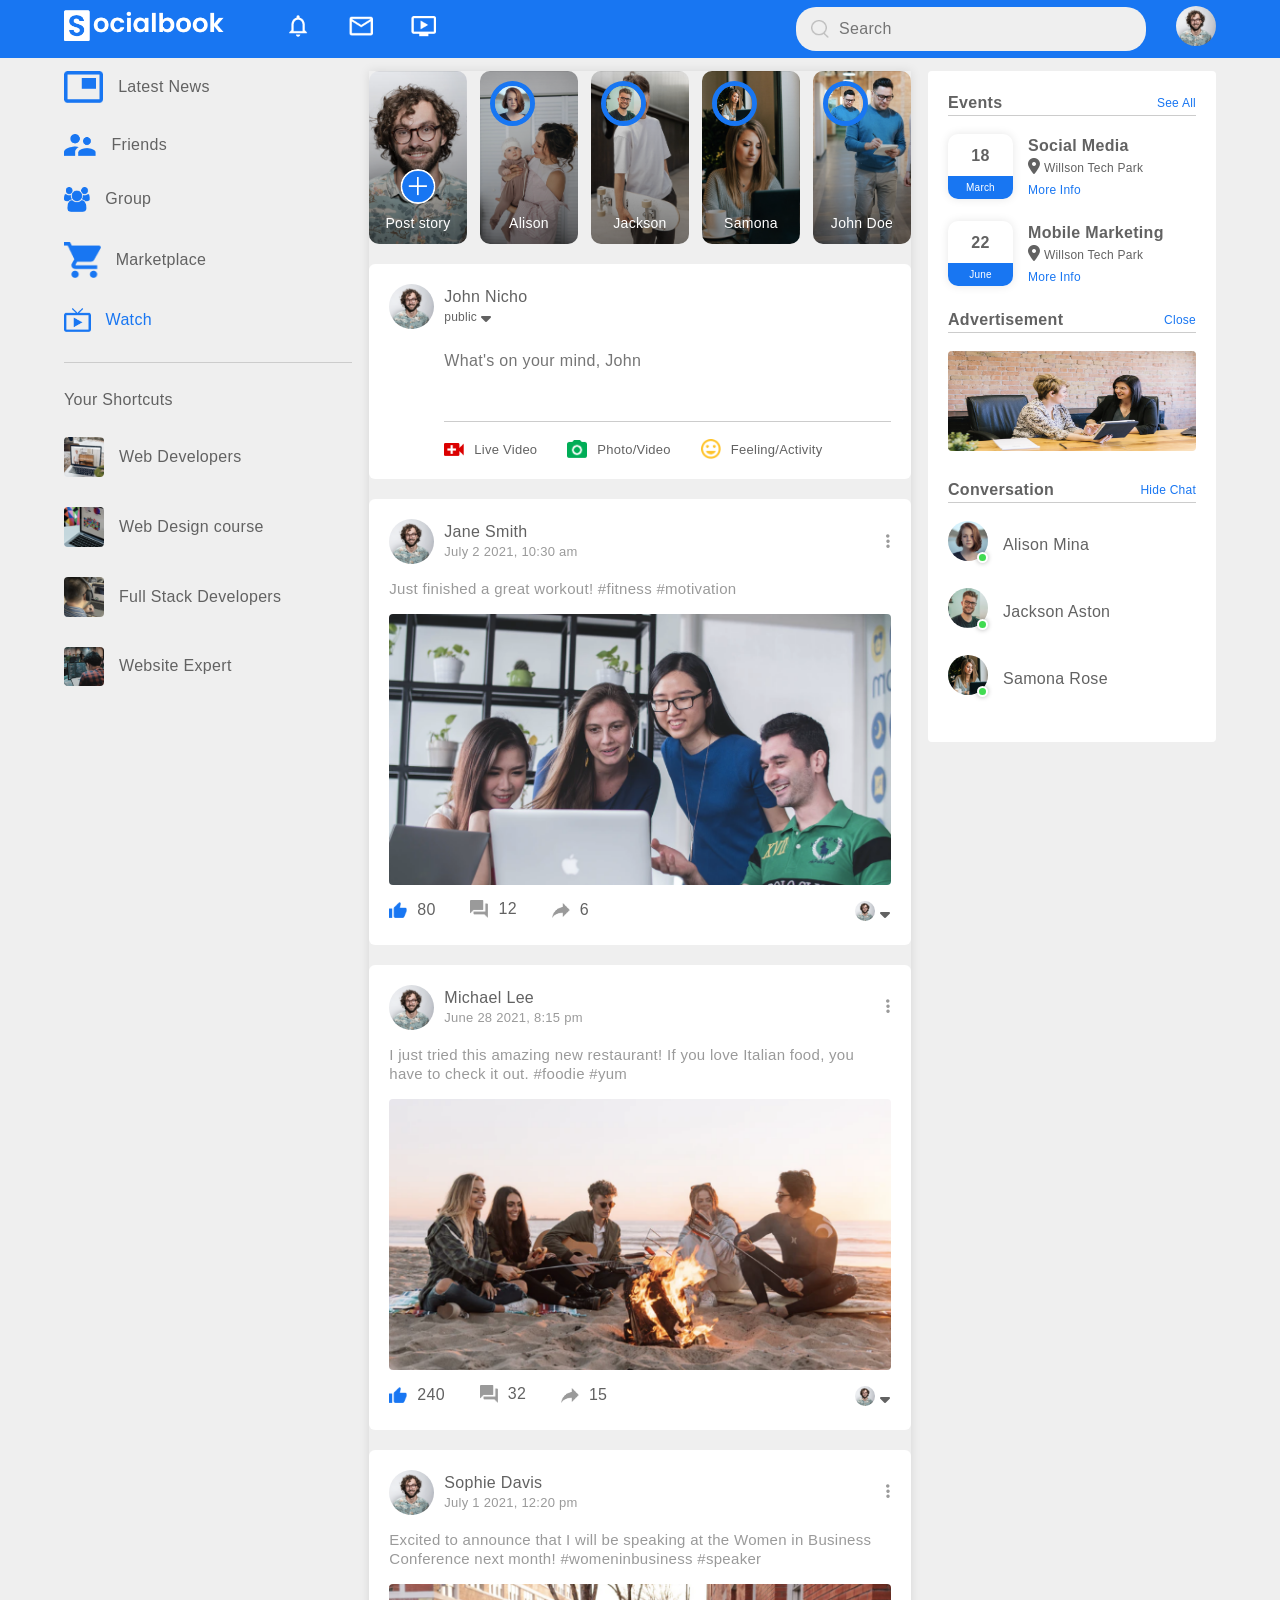
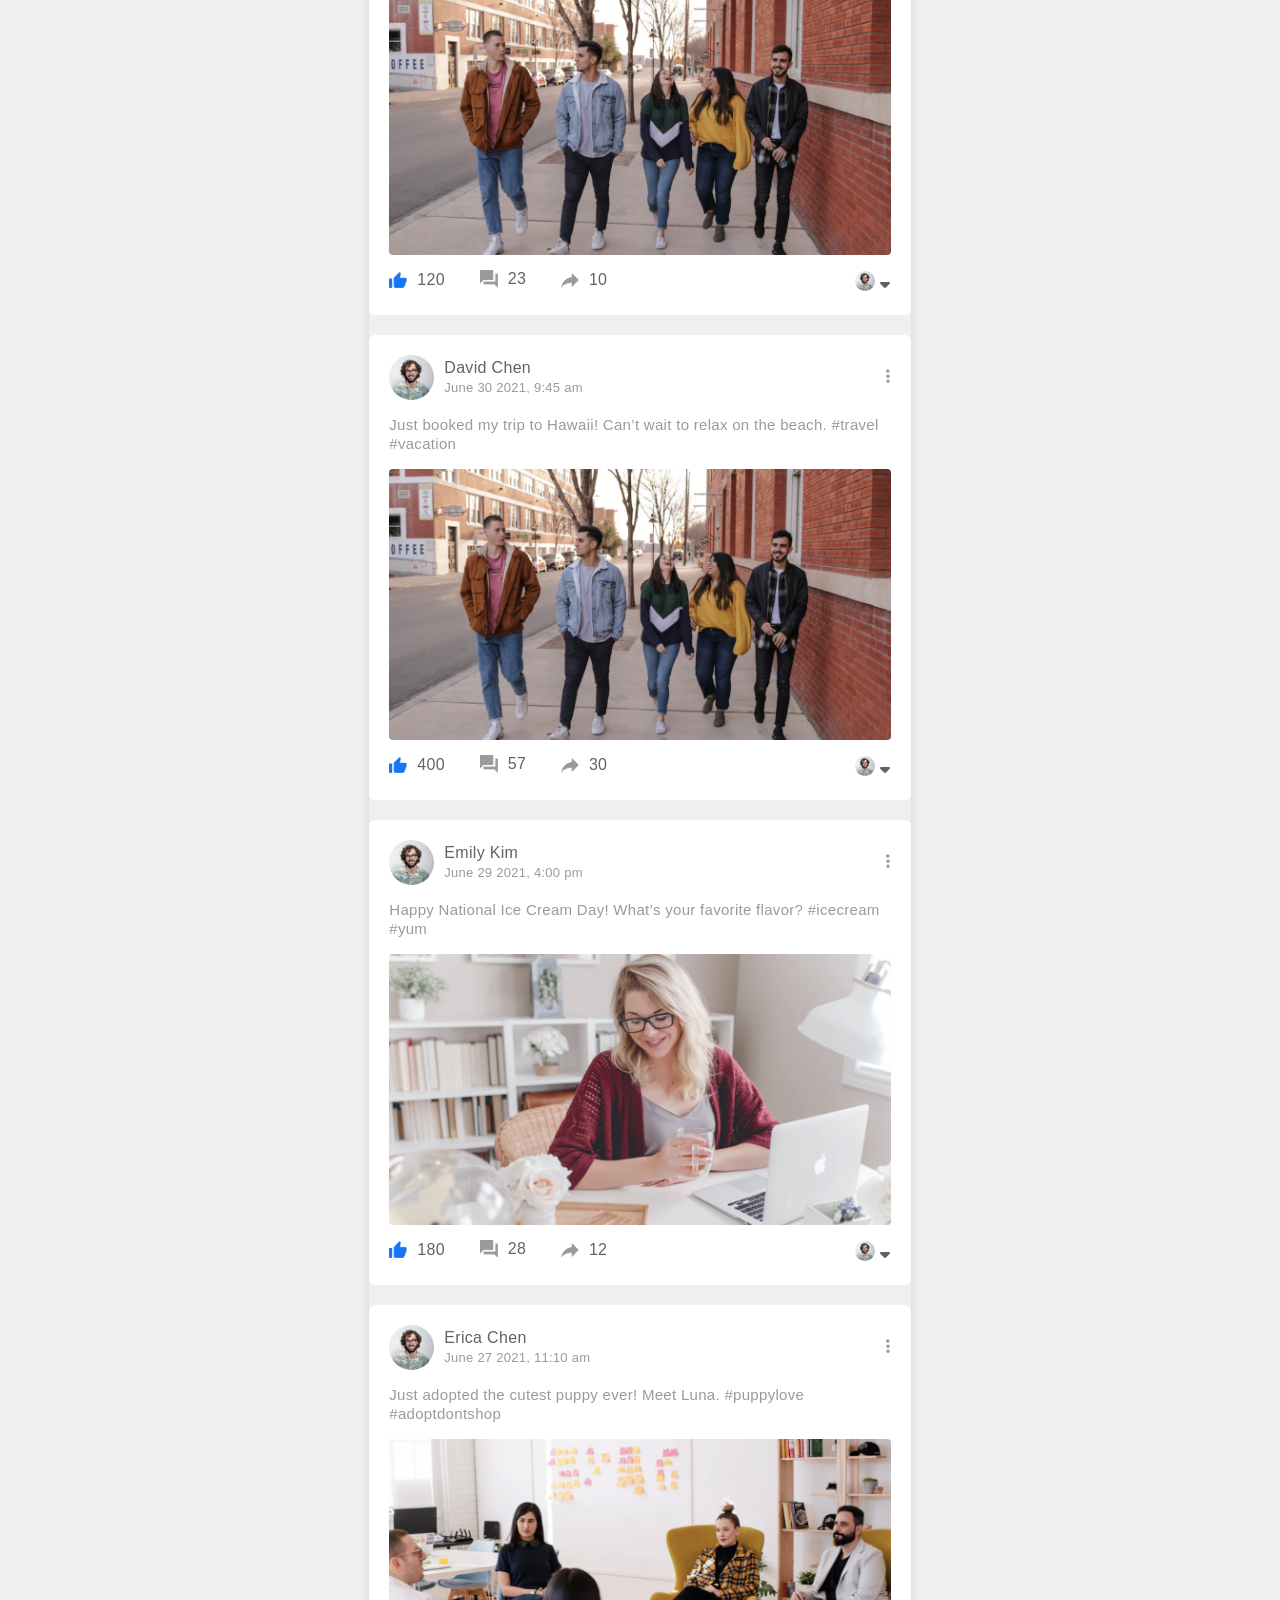
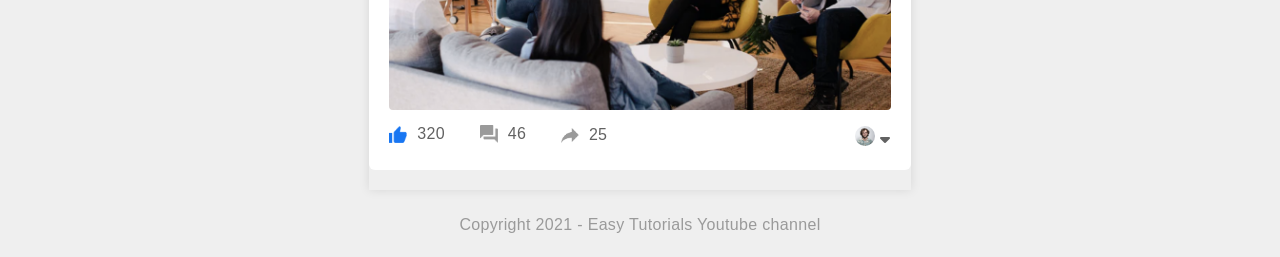
<file: index.html>
<!DOCTYPE html>
<html lang="en">
<head>
    <meta charset="UTF-8">
    <meta http-equiv="X-UA-Compatible" content="IE=edge">
    <meta name="viewport" content="width=device-width, initial-scale=1.0">
    <title>SocialBook - Easy Tutorials</title>
    <link rel="stylesheet" href="style.css">
    <link rel="stylesheet" href="https://cdnjs.cloudflare.com/ajax/libs/font-awesome/6.4.0/css/all.min.css" integrity="sha512-iecdLmaskl7CVkqkXNQ/ZH/XLlvWZOJyj7Yy7tcenmpD1ypASozpmT/E0iPtmFIB46ZmdtAc9eNBvH0H/ZpiBw==" crossorigin="anonymous" referrerpolicy="no-referrer" />
</head>
<body>
    <nav>
        <div class="nav-left">
            <a href="index.html">
                <img src="images/logo.png" class="logo">
            </a>
            <ul>
                <li><img src="images/notification.png"></li>
                <li><img src="images/inbox.png"></li>
                <li><img src="images/video.png"></li>
            </ul>
        </div>
        <div class="nav-right">
            <div class="search-box">
                <img src="images/search.png" >
                <input type="text" placeholder="Search">
            </div>
            <div class="nav-user-icon" onclick="settingsMenuToggle()">
                <img src="images/profile-pic.png" >
            </div>
        </div>
<!-- --------------- settings menu -------------------------  -->
        <div class="settings-menu">
            <div id="dark-btn">
                <span></span>
            </div>
            <div class="settings-menu-inner">
                <div class="user-profile">
                    <img src="images/profile-pic.png">
                    <div>
                        <p>John Nicholsan</p>
                        <a href="profile.html">See your profile</a>
                    </div>
                </div>
                <hr>
                <div class="user-profile">
                    <img src="images/feedback.png">
                    <div>
                        <p>Give Feedback</p>
                        <a href="#">Help us to improve new design</a>
                    </div>
                </div>
                <hr>

                <div class="setting-links">
                    <img src="images/setting.png" class="settings-icon"> 
                    <a href="#">Settings & Privacy <img src="images/arrow.png" width="10px"></a>
                </div>
                
                <div class="setting-links">
                    <img src="images/help.png" class="settings-icon"> 
                    <a href="#">Help and support <img src="images/arrow.png" width="10px"></a>
                </div>
                <div class="setting-links">
                    <img src="images/display.png" class="settings-icon"> 
                    <a href="#">Display and Accessibility <img src="images/arrow.png" width="10px"></a>
                </div>
                <div class="setting-links">
                    <img src="images/logout.png" class="settings-icon"> 
                    <a href="#">Logout <img src="images/arrow.png" width="10px"></a>
                </div>
            </div>
        </div>
    </nav>

    <div class="container">
        <!-- -------------- left-sidebar --------------- -->
        <div class="left-sidebar">
            <div class="imp-links" id="imp-links">
              <!-- generated links will be added here -->
            </div>
            <div class="shortcut-links">
              <p>Your Shortcuts</p>
              <a href="#"><img src="images/shortcut-1.png">Web Developers</a>
              <a href="#"><img src="images/shortcut-2.png">Web Design course</a>
              <a href="#"><img src="images/shortcut-3.png">Full Stack Developers</a>
              <a href="#"><img src="images/shortcut-4.png">Website Expert</a>
            </div>
          </div>
          
        <!-- <div class="left-sidebar">
            <div class="imp-links">
                <a href="#"><img src="images/news.png">Latest News</a>
                <a href="#"><img src="images/friends.png">friends</a>
                <a href="#"><img src="images/group.png">Group</a>
                <a href="#"><img src="images/marketplace.png">marketplace</a>
                <a href="#"><img src="images/watch.png">Watch</a>
                <a href="#">See More</a>
            </div>
            <div class="shortcut-links">
                <p>Your Shortcuts</p>
                <a href="#"><img src="images/shortcut-1.png">Web Developers</a>
                <a href="#"><img src="images/shortcut-2.png">Web Design course</a>
                <a href="#"><img src="images/shortcut-3.png">Full Stack Developers</a>
                <a href="#"><img src="images/shortcut-4.png">Website Expert</a>
            </div>
        </div> -->

        <!-- -------------- main-content --------------- -->
        <div class="main-content">
            <div id="story-gallery" class="story-gallery">
            </div>
            
            <!-- <div id="story-gallery" class="story-gallery">
                <div class="story story1">
                    <img src="images/upload.png">
                    <p>Post story</p>
                </div>
                <div class="story story2">
                    <img src="images/member-1.png">
                    <p>Alison</p>
                </div>
                <div class="story story3">
                    <img src="images/member-2.png">
                    <p>Jackson</p>
                </div>
                <div class="story story4">
                    <img src="images/member-3.png">
                    <p>Samona</p>
                </div>
                <div class="story story5">
                    <img src="images/member-4.png">
                    <p>John Doe</p>
                </div>
            </div> -->

            <div class="write-post-container">
                <div class="user-profile">
                    <img src="images/profile-pic.png">
                    <div>
                        <p>John Nicho</p>
                        <small>public <i class="fa-solid fa-sort-down"></i></small>
                    </div>
                </div>

                <div class="post-input-container">
                    <textarea rows="3" placeholder="What's on your mind, John"></textarea>
                    <div class="add-post-links">
                        <a href="#"><img src="images/live-video.png">Live Video</a>
                        <a href="#"><img src="images/photo.png">Photo/Video</a>
                        <a href="#"><img src="images/feeling.png">Feeling/Activity</a>
                    </div>
                </div>
            </div>
            <div id="allpost"></div>
            <!-- <div id="allpost">
                <div class="post-container">
                    <div class="post-row">
                        <div class="user-profile">
                            <img src="images/profile-pic.png">
                            <div>
                                <p>John Nicholson</p>
                                <span>June 24 2021, 13:40 pm</span>
                            </div>
                        </div>
                        <a href="#"><i class="fas fa-ellipsis-v"></i></a>
                    </div>
    
                    <p class="post-text">Subscribe <span>@Easy Tutorials</span> YouTube channel to watch more videos on
                        Website development and UI design. 
                        <a href="#">#EasyTtorials</a>
                        <a href="#">#YouTubeChannel</a>
                    </p>
                    <img src="images/feed-image-1.png" class="post-img">
    
                    <div class="post-row">
                        <div class="activity-icons">
                            <div><img src="images/like-blue.png" >120</div>
                            <div><img src="images/comments.png" >45</div>
                            <div><img src="images/share.png" >20</div>
                        </div>
                        <div class="post-profile-icon">
                            <img src="images/profile-pic.png"><i class="fa-solid fa-sort-down"></i>
                        </div>
                    </div>
                </div>
                <div class="post-container">
                    <div class="post-row">
                        <div class="user-profile">
                            <img src="images/profile-pic.png">
                            <div>
                                <p>John Nicholson</p>
                                <span>June 24 2021, 13:40 pm</span>
                            </div>
                        </div>
                        <a href="#"><i class="fas fa-ellipsis-v"></i></a>
                    </div>
    
                    <p class="post-text">Like an sshare this video wwith driends <span>@Easy Tutorials</span> Facebook page on your post like and subscribe and share with friends. 
                        <a href="#">#EasyTtorials</a>
                        <a href="#">#YouTubeChannel</a>
                    </p>
                    <img src="images/feed-image-2.png" class="post-img">
    
                    <div class="post-row">
                        <div class="activity-icons">
                            <div><img src="images/like.png" >120</div>
                            <div><img src="images/comments.png" >45</div>
                            <div><img src="images/share.png" >20</div>
                        </div>
                        <div class="post-profile-icon">
                            <img src="images/profile-pic.png"><i class="fa-solid fa-sort-down"></i>
                        </div>
                    </div>
                </div>
                <div class="post-container">
                    <div class="post-row">
                        <div class="user-profile">
                            <img src="images/profile-pic.png">
                            <div>
                                <p>John Nicholson</p>
                                <span>June 24 2021, 13:40 pm</span>
                            </div>
                        </div>
                        <a href="#"><i class="fas fa-ellipsis-v"></i></a>
                    </div>
    
                    <p class="post-text">Like an sshare this video wwith driends <span>@Easy Tutorials</span> Facebook page on your post like and subscribe and share with friends. 
                        <a href="#">#EasyTtorials</a>
                        <a href="#">#YouTubeChannel</a>
                    </p>
                    <img src="images/feed-image-3.png" class="post-img">
    
                    <div class="post-row">
                        <div class="activity-icons">
                            <div><img src="images/like.png" >120</div>
                            <div><img src="images/comments.png" >45</div>
                            <div><img src="images/share.png" >20</div>
                        </div>
                        <div class="post-profile-icon">
                            <img src="images/profile-pic.png"><i class="fa-solid fa-sort-down"></i>
                        </div>
                    </div>
                </div>
                <div class="post-container">
                    <div class="post-row">
                        <div class="user-profile">
                            <img src="images/profile-pic.png">
                            <div>
                                <p>John Nicholson</p>
                                <span>June 24 2021, 13:40 pm</span>
                            </div>
                        </div>
                        <a href="#"><i class="fas fa-ellipsis-v"></i></a>
                    </div>
    
                    <p class="post-text">Like an sshare this video wwith driends <span>@Easy Tutorials</span> Facebook page on your post like and subscribe and share with friends. 
                        <a href="#">#EasyTtorials</a>
                        <a href="#">#YouTubeChannel</a>
                    </p>
                    <img src="images/feed-image-4.png" class="post-img">
    
                    <div class="post-row">
                        <div class="activity-icons">
                            <div><img src="images/like.png" >120</div>
                            <div><img src="images/comments.png" >45</div>
                            <div><img src="images/share.png" >20</div>
                        </div>
                        <div class="post-profile-icon">
                            <img src="images/profile-pic.png"><i class="fa-solid fa-sort-down"></i>
                        </div>
                    </div>
                </div>
                <div class="post-container">
                    <div class="post-row">
                        <div class="user-profile">
                            <img src="images/profile-pic.png">
                            <div>
                                <p>John Nicholson</p>
                                <span>June 24 2021, 13:40 pm</span>
                            </div>
                        </div>
                        <a href="#"><i class="fas fa-ellipsis-v"></i></a>
                    </div>
    
                    <p class="post-text">Like an sshare this video wwith driends <span>@Easy Tutorials</span> Facebook page on your post like and subscribe and share with friends. 
                        <a href="#">#EasyTtorials</a>
                        <a href="#">#YouTubeChannel</a>
                    </p>
                    <img src="images/feed-image-5.png" class="post-img">
    
                    <div class="post-row">
                        <div class="activity-icons">
                            <div><img src="images/like.png" >120</div>
                            <div><img src="images/comments.png" >45</div>
                            <div><img src="images/share.png" >20</div>
                        </div>
                        <div class="post-profile-icon">
                            <img src="images/profile-pic.png"><i class="fa-solid fa-sort-down"></i>
                        </div>
                    </div>
                </div>
                <button type="button" class="load-more-btn">Load More</button>
            </div> -->
        </div>


        <!-- -------------- right-sidebar --------------- -->
        <div class="right-sidebar">
            <div class="sidebar-title">
                <h4>Events</h4>
                <a href="#">See All</a>
            </div>
        
            <div id="events-container"></div>
        
            <div class="sidebar-title">
                <h4>Advertisement</h4>
                <a href="#">Close</a>
            </div>
            <img class="sidebar-adss" src="images/advertisement.png" />
        
            <div class="sidebar-title">
                <h4>Conversation</h4>
                <a href="#">Hide Chat</a>
            </div>
        
            <div id="online-list-container"></div>
        </div>
        
        <!-- <div class="right-sidebar">

            <div class="sidebar-title">
                <h4>Events</h4>
                <a href="#">See All</a>
            </div>

            <div class="event">
                <div class="left-event">
                    <h3>18</h3>
                    <span>March</span>
                </div>
                <div class="right-event">
                    <h4>Sicial Media</h4>
                    <p><i class="fa-solid fa-location-dot"></i> Willson Tech Park</p>
                    <a href="#">More Info</a>
                </div>
            </div>
            <div class="event">
                <div class="left-event">
                    <h3>22</h3>
                    <span>June</span>
                </div>
                <div class="right-event">
                    <h4>Mobile Marketing</h4>
                    <p><i class="fa-solid fa-location-dot"></i> Willson Tech Park</p>
                    <a href="#">More Info</a>
                </div>
            </div>
            <div class="sidebar-title">
                <h4>Advertisement</h4>
                <a href="#">Close</a>
            </div>
            <img class="sidebar-adss" src="images/advertisement.png" />

            <div class="sidebar-title">
                <h4>Conversation</h4>
                <a href="#">Hide Chat</a>
            </div>

            <div class="online-list">
                <div class="online">
                    <img src="images/member-1.png">
                </div>
                <p>Alison Mina</p>
            </div>
            <div class="online-list">
                <div class="online">
                    <img src="images/member-2.png">
                </div>
                <p>Jackson Aston</p>
            </div>
            <div class="online-list">
                <div class="online">
                    <img src="images/member-3.png">
                </div>
                <p>Samona Rose</p>
            </div>

             
        </div> -->

    </div>

    <div class="footer">
        <p>Copyright 2021 - Easy Tutorials Youtube channel</p>
    </div>
    <script src="script.js"></script>
</body>
</html>
</file>
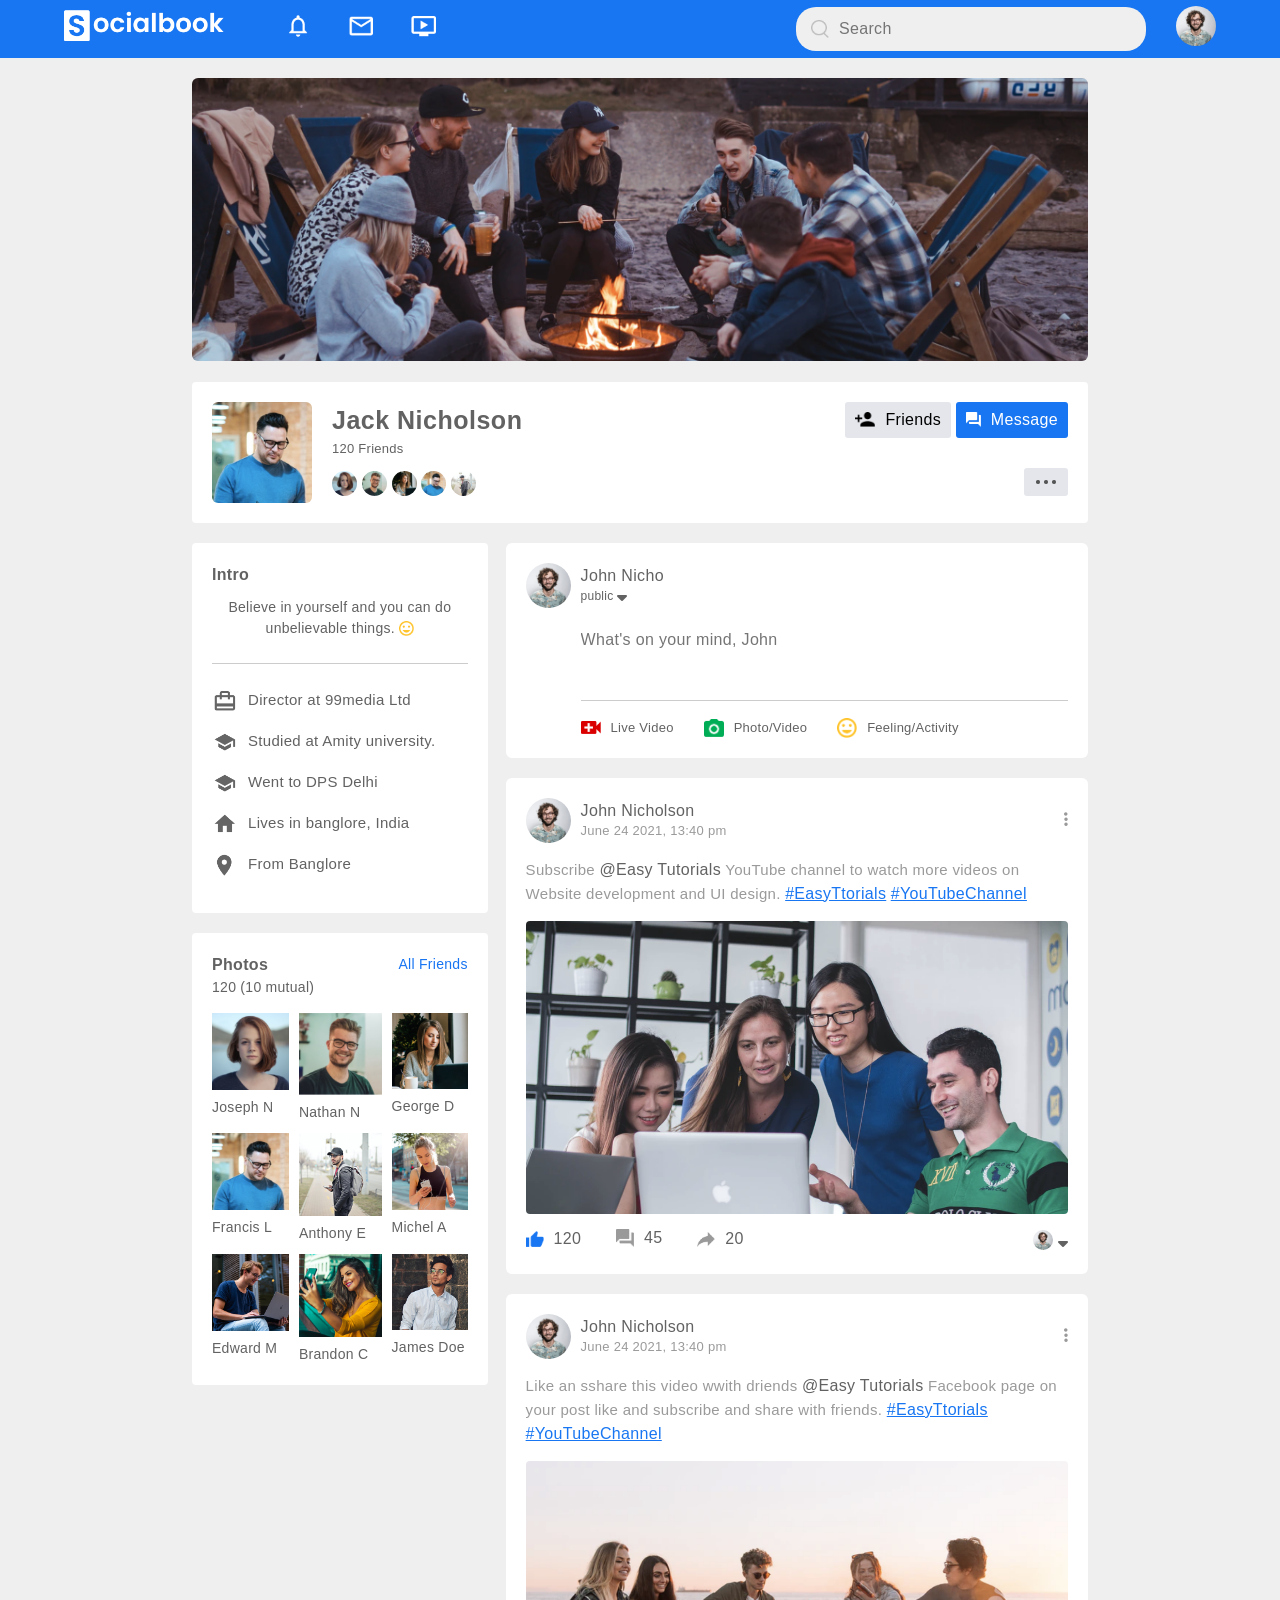
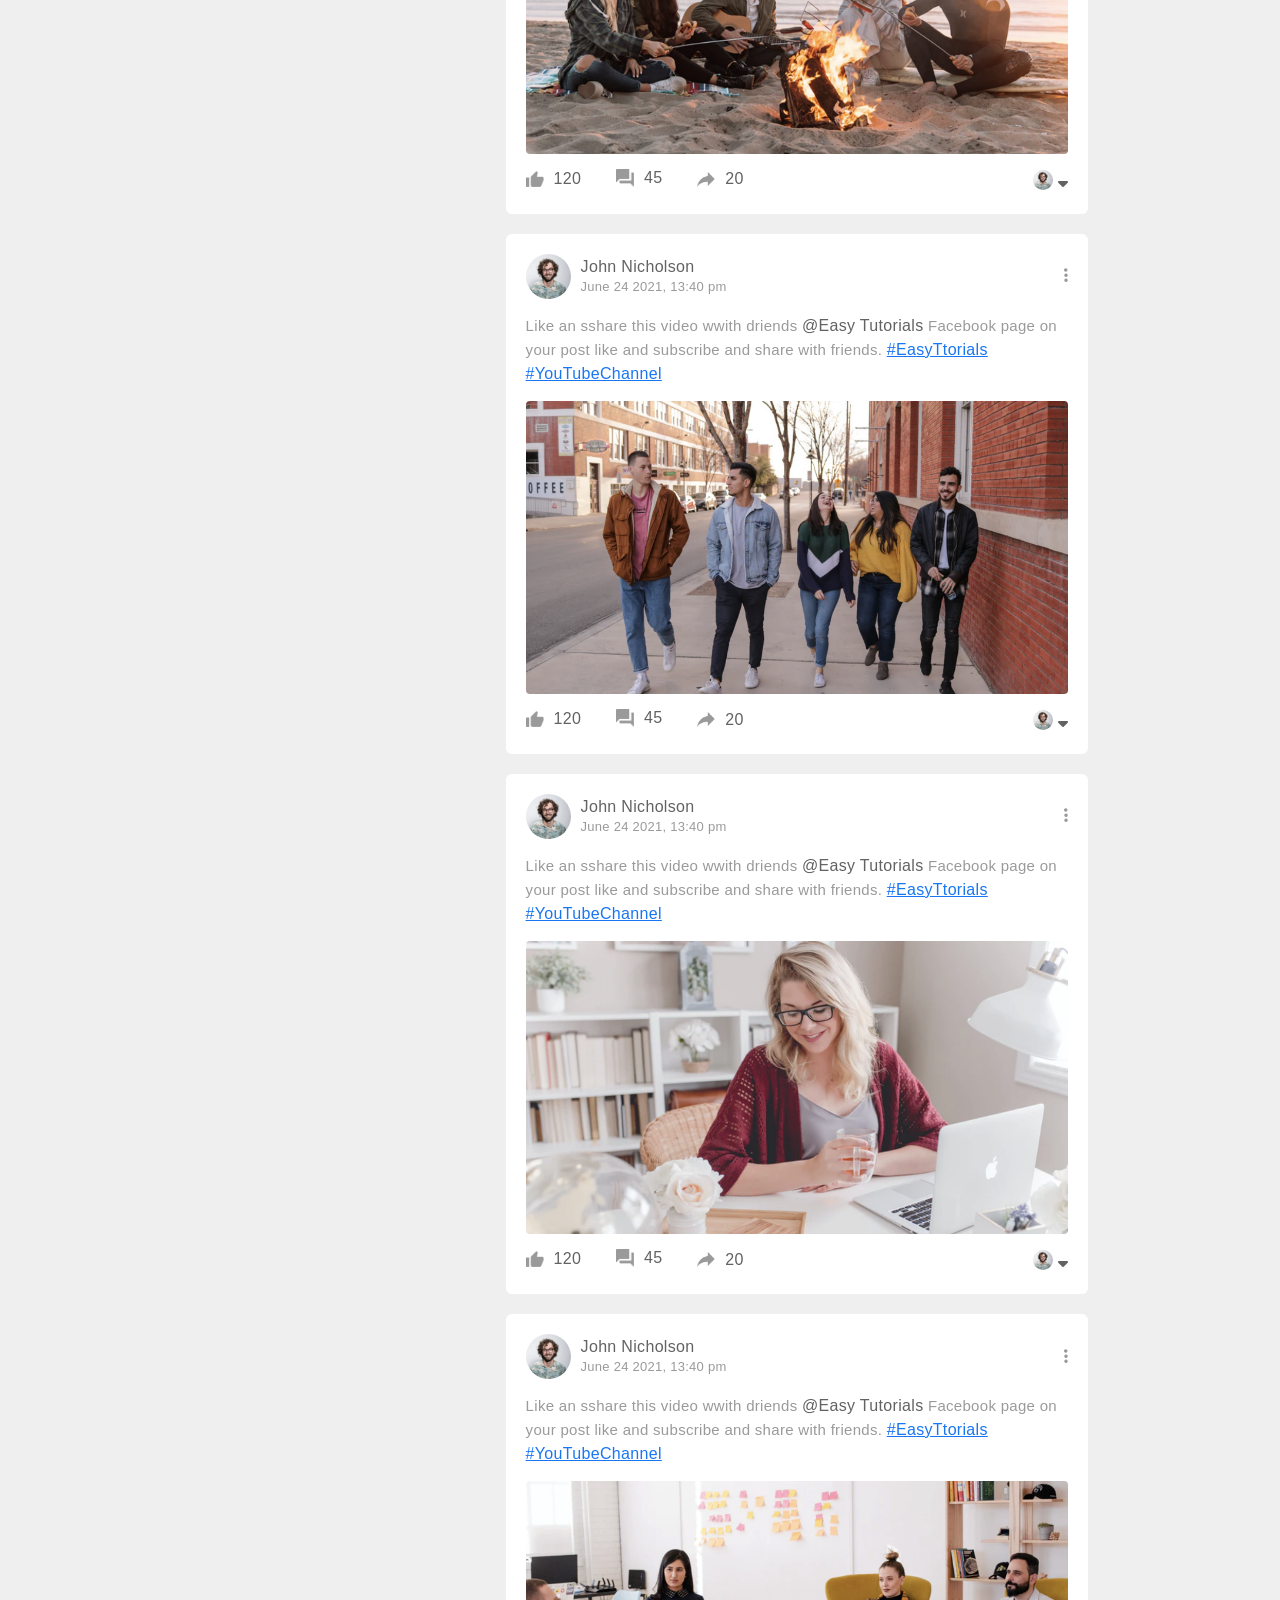
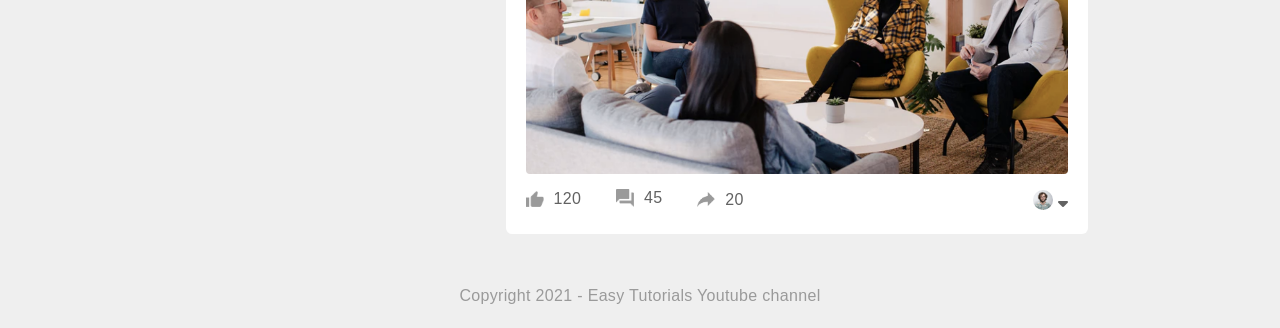
<file: profile.html>
<!DOCTYPE html>
<html lang="en">
<head>
    <meta charset="UTF-8">
    <meta http-equiv="X-UA-Compatible" content="IE=edge">
    <meta name="viewport" content="width=device-width, initial-scale=1.0">
    <title>SocialBook - Easy Tutorials</title>
    <link rel="stylesheet" href="style.css">
    <link rel="stylesheet" href="https://cdnjs.cloudflare.com/ajax/libs/font-awesome/6.4.0/css/all.min.css" integrity="sha512-iecdLmaskl7CVkqkXNQ/ZH/XLlvWZOJyj7Yy7tcenmpD1ypASozpmT/E0iPtmFIB46ZmdtAc9eNBvH0H/ZpiBw==" crossorigin="anonymous" referrerpolicy="no-referrer" />
</head>
<body>
    <nav>
        <div class="nav-left">
            <a href="index.html">
                <img src="images/logo.png" class="logo">
            </a>
            <ul>
                <li><img src="images/notification.png"></li>
                <li><img src="images/inbox.png"></li>
                <li><img src="images/video.png"></li>
            </ul>
        </div>
        <div class="nav-right">
            <div class="search-box">
                <img src="images/search.png" >
                <input type="text" placeholder="Search">
            </div>
            <div class="nav-user-icon" onclick="settingsMenuToggle()">
                <img src="images/profile-pic.png" >
            </div>
        </div>
<!-- --------------- settings menu -------------------------  -->
        <div class="settings-menu">
            <div id="dark-btn">
                <span></span>
            </div>
            <div class="settings-menu-inner">
                <div class="user-profile">
                    <img src="images/profile-pic.png">
                    <div>
                        <p>John Nicholsan</p>
                        <a href="profile.html">See your profile</a>
                    </div>
                </div>
                <hr>
                <div class="user-profile">
                    <img src="images/feedback.png">
                    <div>
                        <p>Give Feedback</p>
                        <a href="#">Help us to improve new design</a>
                    </div>
                </div>
                <hr>

                <div class="setting-links">
                    <img src="images/setting.png" class="settings-icon"> 
                    <a href="#">Settings & Privacy <img src="images/arrow.png" width="10px"></a>
                </div>
                
                <div class="setting-links">
                    <img src="images/help.png" class="settings-icon"> 
                    <a href="#">Help and support <img src="images/arrow.png" width="10px"></a>
                </div>
                <div class="setting-links">
                    <img src="images/display.png" class="settings-icon"> 
                    <a href="#">Display and Accessibility <img src="images/arrow.png" width="10px"></a>
                </div>
                <div class="setting-links">
                    <img src="images/logout.png" class="settings-icon"> 
                    <a href="#">Logout <img src="images/arrow.png" width="10px"></a>
                </div>
            </div>
        </div>
    </nav>

    <!-- ------------ profile page ---------------- -->
    <div class="profile-container">
        <img src="images/cover.png" class="cover-img">
        <div class="profil-details">
            <div class="pd-left">
                <div class="pd-row">
                    <img src="images/profile.png" class="pd-image">
                    <div>
                        <h3>Jack Nicholson</h3>
                        <p>120 Friends</p>
                        <img src="images/member-1.png">
                        <img src="images/member-2.png">
                        <img src="images/member-3.png">
                        <img src="images/member-4.png">
                        <img src="images/member-5.png">
                    </div>
                </div>
            </div>
            <div class="pd-right">
                <button type="button"><img src="images/add-friends.png"> Friends</button>
                <button type="button"><img src="images/message.png"> Message</button>
                <br>
                <a href=""><img src="images/more.png"></a>
            </div>
        </div>


        <div class="profile-info">
            <div class="info-col">
                <div class="profile-intro">
                    <h3>Intro</h3>
                    <p class="intro-text">Believe in yourself and you can do unbelievable things.
                        <img src="images/feeling.png">
                    </p>
                    <hr>
                    <ul>
                        <li><img src="images/profile-job.png"> Director at 99media Ltd</li>
                        <li><img src="images/profile-study.png">  Studied at Amity university.</li>
                        <li><img src="images/profile-study.png">  Went to DPS Delhi</li>
                        <li><img src="images/profile-home.png">  Lives in banglore, India</li>
                        <li><img src="images/profile-location.png">  From Banglore</li>
                    </ul>
                </div>
                <div class="profile-intro">
                    <div class="title-box">
                        <h3>Photos</h3>
                        <a href="All Photos">All Friends</a>
                    </div>
                    <p>120 (10 mutual)</p>

                    <div class="photo-box">
                        <div><img src="images/member-1.png"><p>Joseph N</p></div>
                        <div><img src="images/member-2.png"><p>Nathan N</p></div>
                        <div><img src="images/member-3.png"><p>George D</p></div>
                        <div><img src="images/member-4.png"><p>Francis L</p></div>
                        <div><img src="images/member-5.png"><p>Anthony E</p></div>
                        <div><img src="images/member-6.png"><p>Michel A</p></div>
                        <div><img src="images/member-7.png"><p>Edward M</p></div>
                        <div><img src="images/member-8.png"><p>Brandon C</p></div>
                        <div><img src="images/member-9.png"><p>James Doe</p></div>
                    </div>
                </div>
            </div>
            <div class="post-col">
                <div class="write-post-container">
                    <div class="user-profile">
                        <img src="images/profile-pic.png">
                        <div>
                            <p>John Nicho</p>
                            <small>public <i class="fa-solid fa-sort-down"></i></small>
                        </div>
                    </div>
    
                    <div class="post-input-container">
                        <textarea rows="3" placeholder="What's on your mind, John"></textarea>
                        <div class="add-post-links">
                            <a href="#"><img src="images/live-video.png">Live Video</a>
                            <a href="#"><img src="images/photo.png">Photo/Video</a>
                            <a href="#"><img src="images/feeling.png">Feeling/Activity</a>
                        </div>
                    </div>
                </div>

                <div class="post-container">
                    <div class="post-row">
                        <div class="user-profile">
                            <img src="images/profile-pic.png">
                            <div>
                                <p>John Nicholson</p>
                                <span>June 24 2021, 13:40 pm</span>
                            </div>
                        </div>
                        <a href="#"><i class="fas fa-ellipsis-v"></i></a>
                    </div>
    
                    <p class="post-text">Subscribe <span>@Easy Tutorials</span> YouTube channel to watch more videos on
                        Website development and UI design. 
                        <a href="#">#EasyTtorials</a>
                        <a href="#">#YouTubeChannel</a>
                    </p>
                    <img src="images/feed-image-1.png" class="post-img">
    
                    <div class="post-row">
                        <div class="activity-icons">
                            <div><img src="images/like-blue.png" >120</div>
                            <div><img src="images/comments.png" >45</div>
                            <div><img src="images/share.png" >20</div>
                        </div>
                        <div class="post-profile-icon">
                            <img src="images/profile-pic.png"><i class="fa-solid fa-sort-down"></i>
                        </div>
                    </div>
                </div>
                <div class="post-container">
                    <div class="post-row">
                        <div class="user-profile">
                            <img src="images/profile-pic.png">
                            <div>
                                <p>John Nicholson</p>
                                <span>June 24 2021, 13:40 pm</span>
                            </div>
                        </div>
                        <a href="#"><i class="fas fa-ellipsis-v"></i></a>
                    </div>
    
                    <p class="post-text">Like an sshare this video wwith driends <span>@Easy Tutorials</span> Facebook page on your post like and subscribe and share with friends. 
                        <a href="#">#EasyTtorials</a>
                        <a href="#">#YouTubeChannel</a>
                    </p>
                    <img src="images/feed-image-2.png" class="post-img">
    
                    <div class="post-row">
                        <div class="activity-icons">
                            <div><img src="images/like.png" >120</div>
                            <div><img src="images/comments.png" >45</div>
                            <div><img src="images/share.png" >20</div>
                        </div>
                        <div class="post-profile-icon">
                            <img src="images/profile-pic.png"><i class="fa-solid fa-sort-down"></i>
                        </div>
                    </div>
                </div>
                <div class="post-container">
                    <div class="post-row">
                        <div class="user-profile">
                            <img src="images/profile-pic.png">
                            <div>
                                <p>John Nicholson</p>
                                <span>June 24 2021, 13:40 pm</span>
                            </div>
                        </div>
                        <a href="#"><i class="fas fa-ellipsis-v"></i></a>
                    </div>
    
                    <p class="post-text">Like an sshare this video wwith driends <span>@Easy Tutorials</span> Facebook page on your post like and subscribe and share with friends. 
                        <a href="#">#EasyTtorials</a>
                        <a href="#">#YouTubeChannel</a>
                    </p>
                    <img src="images/feed-image-3.png" class="post-img">
    
                    <div class="post-row">
                        <div class="activity-icons">
                            <div><img src="images/like.png" >120</div>
                            <div><img src="images/comments.png" >45</div>
                            <div><img src="images/share.png" >20</div>
                        </div>
                        <div class="post-profile-icon">
                            <img src="images/profile-pic.png"><i class="fa-solid fa-sort-down"></i>
                        </div>
                    </div>
                </div>
                <div class="post-container">
                    <div class="post-row">
                        <div class="user-profile">
                            <img src="images/profile-pic.png">
                            <div>
                                <p>John Nicholson</p>
                                <span>June 24 2021, 13:40 pm</span>
                            </div>
                        </div>
                        <a href="#"><i class="fas fa-ellipsis-v"></i></a>
                    </div>
    
                    <p class="post-text">Like an sshare this video wwith driends <span>@Easy Tutorials</span> Facebook page on your post like and subscribe and share with friends. 
                        <a href="#">#EasyTtorials</a>
                        <a href="#">#YouTubeChannel</a>
                    </p>
                    <img src="images/feed-image-4.png" class="post-img">
    
                    <div class="post-row">
                        <div class="activity-icons">
                            <div><img src="images/like.png" >120</div>
                            <div><img src="images/comments.png" >45</div>
                            <div><img src="images/share.png" >20</div>
                        </div>
                        <div class="post-profile-icon">
                            <img src="images/profile-pic.png"><i class="fa-solid fa-sort-down"></i>
                        </div>
                    </div>
                </div>
                <div class="post-container">
                    <div class="post-row">
                        <div class="user-profile">
                            <img src="images/profile-pic.png">
                            <div>
                                <p>John Nicholson</p>
                                <span>June 24 2021, 13:40 pm</span>
                            </div>
                        </div>
                        <a href="#"><i class="fas fa-ellipsis-v"></i></a>
                    </div>
    
                    <p class="post-text">Like an sshare this video wwith driends <span>@Easy Tutorials</span> Facebook page on your post like and subscribe and share with friends. 
                        <a href="#">#EasyTtorials</a>
                        <a href="#">#YouTubeChannel</a>
                    </p>
                    <img src="images/feed-image-5.png" class="post-img">
    
                    <div class="post-row">
                        <div class="activity-icons">
                            <div><img src="images/like.png" >120</div>
                            <div><img src="images/comments.png" >45</div>
                            <div><img src="images/share.png" >20</div>
                        </div>
                        <div class="post-profile-icon">
                            <img src="images/profile-pic.png"><i class="fa-solid fa-sort-down"></i>
                        </div>
                    </div>
                </div>
            </div>
        </div>

    </div>




    <div class="footer">
        <p>Copyright 2021 - Easy Tutorials Youtube channel</p>
    </div>
    <script src="script.js"></script>
</body>
</html>
</file>
<file: style.css>
* {
    margin: 0;
    padding: 0;
    font-family: 'Poppins', sans-serif;
    box-sizing: border-box;
    font-size: 16px;
    line-height: 1.5;
    letter-spacing: 0.02em;
}

/* The rest of your code follows */



:root{
    --body-color:#efefef;
    --nav-color:#1876f2;
    --bg-color:#fff;
}

.dark-theme{
    --body-color:#0a0a0a;
    --nav-color:#000;
    --bg-color:#000;
}

body{
    background: var(--body-color);
    transition: background 0.3s;
}

nav{
    display: flex;
    align-items: center;
    justify-content: space-between;
    background: var(--nav-color);
    padding: 5px 5%;
    position: sticky;
    top: 0;
    z-index: 100;
}
.logo{
    width: 160px;
    margin-right: 45px;
} 

.nav-left,.nav-right{
    display: flex;
    align-items: center;

}
.nav-left ul li {
    list-style: none;
    display: inline-block;
}

.nav-left ul li img{
    width: 28px;
    margin: 0 15px;
}
.nav-user-icon img{
    width: 40px;
    border-radius: 50%;
    cursor: pointer;
}

.nav-user-icon{
    margin-left: 30px;
}
.search-box{
    background: #efefef;
    width: 350px; 
    border-radius: 20px;
    display: flex;
    align-items: center;
    padding: 0 15px;
}
.search-box img{
    width: 18px;     
}
.search-box input{
    width: 100%;
    background: transparent;
    padding: 10px;
    outline: none;
    border: 0;
}
.online{
    position: relative;
}

.online::after{
    content: '';
    width: 7px;
    height: 7px;
    border: 2px solid #fff;
    border-radius: 50%;
    background: #41db51;
    position: absolute;
    top: 0;
    right: 0;
}

.container{
    display: flex;
    justify-content: space-between;
    padding: 13px 5%;
}
.left-sidebar{
    /* background: var(--bg-color); */
    flex-basis: 25%;
    position: sticky;
    top: 70px;
    align-self: flex-start;
    /* height: 100vh; */
}
.right-sidebar{
    background: var(--bg-color);
    flex-basis: 25%;
    position: sticky;
    top: 70px;
    align-self: flex-start;
    /* height: 100vh; */
    padding: 20px;
    border-radius: 4px;
    color: #626262;
}
.main-content{
    flex-basis: 47%;
}
.imp-links a,.shortcut-links a{
    text-decoration: none;
    display: flex;
    align-items: center;
    margin-bottom: 30px;
    color:#626262;
    width: fit-content;
}

.imp-links a img{
    width: 25%;
    margin-right: 15px;
}
.imp-links a:last-child{
    color: #1876f2;
}
.imp-links{
    border-bottom: 1px solid #ccc;
}
.shortcut-links a img{
    width: 40px;
    border-radius: 4px;
    margin-right: 15px;
}
.shortcut-links p{
    margin: 25px 0;
    color: #626262;
    font-weight: 500;
}
.sidebar-title{
    display: flex;
    align-items: center;
    justify-content: space-between;
    margin-bottom: 18px;

}
.right-sidebar h4{
    font-weight: 600;
    font-size: 16px;
}
.sidebar-title a{
    text-decoration: none;
    color: #1876f2;
    font-size: 12px;
}
.event{
    display: flex;
    font-size: 14px;
    margin-bottom: 20px;
}
.left-event{
    border-radius: 10px;
    height: 65px;
    width: 65px;
    margin-right: 15px;
    padding-top: 10px;
    text-align: center;
    position: relative;
    overflow: hidden;
    box-shadow: 0 0 10px rgba(0, 0, 0, 0.1);
}

.event p{
    font-size: 12px;
}
.event a{
    font-size: 12px;
    text-decoration: none;
    color: #1876f2;
}
.left-event span{
    position: absolute;
    bottom: 0;
    left: 0;
    width: 100%;
    background: #1876f2;
    color: #fff;
    font-size: 10px;
    padding: 4px 0;

}

.sidebar-adss{
    width: 100%;
    height: 100px;
    margin-bottom: 20px;
    border-radius: 4px;

}
.online-list{
    display: flex;
    align-items: center;
    margin-bottom: 20px;
}
.online-list .online img{
    width: 40px;
    border-radius: 50%; 
}
.online-list .online{
    width: 40px;
    border-radius: 50%;
    margin-right: 15px;
}
.online-list .online::after{
    top: unset;
    bottom: 5px;
}


.story-gallery{
    display: flex;
    justify-content: space-between;
    margin-bottom: 20px;
}
.story{
    flex-basis: 18%;
    padding-top: 32%;
    position: relative;
    background-position: center;
    background-size: cover;
    border-radius: 10px;
}
.story img{
    position: absolute;
    width: 45px;
    border-radius: 50%;
    top: 10px;
    left: 10px;
    border: 5px solid #1876f2;
}
.story p{
    position: absolute;
    bottom: 10px;
    width: 100%;
    text-align: center;
    color:#fff;
    font-size: 14px;
}
.story1{
    background-image: linear-gradient(transparent,rgba(0,0,0,0.5)), url(images/status-1.png);
}
.story2{
    background-image: linear-gradient(transparent,rgba(0,0,0,0.5)), url(images/status-2.png);
}
.story3{
    background-image: linear-gradient(transparent,rgba(0,0,0,0.5)), url(images/status-3.png);
}
.story4{
    background-image: linear-gradient(transparent,rgba(0,0,0,0.5)), url(images/status-4.png);
}
.story5{
    background-image: linear-gradient(transparent,rgba(0,0,0,0.5)), url(images/status-5.png);
}
.story.story1 img{
    top: unset;
    left: 50%;
    bottom: 40px;
    transform: translateX(-50%);
    border: 0;
    width: 35px;
}

.write-post-container{
    width: 100%;
    background: var(--bg-color);
    border-radius: 6px;
    padding: 20px;
    color:#626262;

}
.user-profile{
    display: flex;
    align-items: center;

}
.user-profile img{
    width: 45px;
    border-radius: 50%;
    margin-right: 10px;

}
.user-profile p{
    margin-bottom: -5px;
    font-weight: 500;
    color:#626262;

}

.user-profile small{
    font-size: 12px;
}
.post-input-container{
     padding-left: 55px;
     padding-top: 20px;
}

.post-input-container textarea{
    width: 100%;
    border: 0;
    outline: 0;
    border-bottom: 1px solid #ccc;
    background: transparent;
    resize: none;

}
.add-post-links{
    display: flex;
    margin-top: 10px;

}

.add-post-links a{
    text-decoration: none;
    display: flex;
    align-items: center;
    color: #626262;
    margin-right: 30px;
    font-size: 13px;
}

.add-post-links a img{
    width: 20px;
    margin-right: 10px;
 }

 .post-container{
    width: 100%;
    background: var(--bg-color);
    border-radius: 6px;
    padding: 20px;
    color: #626262;
    margin: 20px 0;
}


.post-container>*{
    line-height: 1.3;
}
 .user-profile span{
    font-size: 13px;
    color: #9a9a9a;
 }
 .post-text{
    color: #9a9a9a;
    margin: 15px 0;
    font-size: 15px;
 }
 .post-text span{
    color: #626262;
    font-weight: 500;
 }
 .post-text a{
    color: #1876f2;
 }

 .post-img{
    width: 100%;
    border-radius: 4px;
    margin-bottom: 5px;
 }
 .post-row{
    display: flex;
    align-items: center;
    justify-content: space-between;
 }
 .activity-icons div img{
    width: 18px;
    margin-right: 10px; 
 }
 .activity-icons div{
    display: inline-flex;
    align-items: center;
    margin-right: 30px;
 }
 .post-profile-icon{
    display: flex;
    align-items: center;
 }
 .post-profile-icon img{
    width: 20px;
    border-radius: 50%;
    margin-right: 5px;
 }
 .post-row a{
    color:#9a9a9a;
 }

 .load-more-btn{
    display: block;
    margin: auto;
    cursor: pointer;
    padding: 5px 10px;
    border: 1px solid #9a9a9a;
    color: #626262;
    background:transparent;
    border-radius: 4px;
 }
 .footer{
    text-align: center;
    color:#9a9a9a;
    padding: 10px 0 20px;
    font-size: 13px;
 }

 .settings-menu{
    position: absolute;
    width: 90%;
    max-width: 350px;
    background: var(--bg-color);
    box-shadow: 0 0 10px rgba(0, 0, 0, 0.4);
    border-radius: 4px;
    overflow: hidden;
    top: 108%;
    right: 5%;
    max-height: 0;
    transition: max-height 0.3s;
 }
 .settings-menu-height{
    max-height: 450px;
 }
 .user-profile a{
    font: 12px;
    color:#1876f2;
    text-decoration: none;
 }

 .settings-menu-inner{
    padding: 20px;
 }
 .settings-menu hr{
    bottom: 0;
    height: 1px;
    background: #9a9a9a;
    margin: 15px 0;
 }

 .setting-links{
    display: flex;
    align-items: center;
    margin: 15px 0;

 }
 .setting-links .settings-icon{
    width: 38px;
    margin-right: 10px;
    border-radius: 50%;

 }
 .setting-links a{
    display: flex;
    flex: 1;
    align-items: center;
    justify-content: space-between;
    text-decoration: none;
    color: #626262;
 }

 #dark-btn{
    position: absolute;
    top: 20px;
    right: 20px;
    background: #ccc;
    width: 45px;
    border-radius: 15px;
    padding: 2px 3px;
    cursor: pointer;
    display: flex;
    transition: padding-left 0.5s, background 0.5s;
 }
 #dark-btn span{
    width: 18px;
    height: 18px;
    background: #fff;
    border-radius: 50%;
    display: inline-block;
 }
 #dark-btn.dark-btn-on{
    padding-left: 23px;
    background: #0a0a0a;

 }

 /* -------- profile page ------------- */

 .profile-container{
    padding: 20px 15%;
    color: #626262;;
 }

 .cover-img{
    width: 100%;
    border-radius: 6px;
    margin-bottom: 14px;
 }

 .profil-details{
    background: var(--bg-color);
    padding: 20px;
    border-radius: 4px;
    display: flex;
    align-items: flex-start;
    justify-content: space-between;
 }
 .pd-row{
    display: flex;
    flex: flex-start;
 }
 .pd-image{
    width: 100px;
    margin-right: 20px;
    border-radius: 6px;
 }
 .pd-row div h3{
    font-size: 25px;
    font-weight: 600;
 }
 .pd-row div p{
    font-size: 13px;
 }
 
 .pd-row div img{
    width: 25px;
    border-radius: 50%;
    margin-top: 12px;
 }
 .pd-right button{
    background: #1876f2;
    border: 0;
    outline: 0;
    padding: 6px 10px;
    display: inline-flex;
    align-items: center;
    color:#fff;
    border-radius: 3px;
    cursor: pointer;
 }
 .pd-right button img{
    height: 15px;
    margin-right: 10px;
 }
 .pd-right button:first-child{
    background: #e4e6eb;
    color: #000;
 }

 .pd-right{
    text-align: right;
 }
 .pd-right a{
    background: #e4e6eb;
    border-radius: 3px;
    padding: 12px;
    display: inline-flex;
    margin-top: 30px;
 }
 .pd-right a img{
    width: 20px;
 }
 .profile-info{
    display: flex;
    align-self: 20px;
    justify-content: space-between;
    margin-top: 20px;

 }
 .info-col{
    flex-basis: 33%;
 }
 .post-col{
    flex-basis: 65%;
 }
 .profile-intro{
    background: var(--bg-color);
    padding: 20px;
    margin-bottom: 20px;
    border-radius: 4px;
 }

 .profile-intro h3{
    font-weight: 600;
}
.intro-text{
    text-align: center;
    margin: 10px 0;
    font-size: 15px;
}

.intro-text img{
    width: 15px;
    margin-bottom: -3px;
}
.profile-intro hr{
    border: 0;
    height: 1px;
    background: #ccc;
    margin: 24px 0;
}
.profile-intro ul li{
    list-style: none;
    font-size: 15px;
    margin: 15px 0;
    display: flex;
    align-items: center;
}
.profile-intro ul li img{
    width: 26px;
    margin-right: 10px;
}
.title-box{
    display: flex;
    align-items: center;
    justify-content: space-between;
}
.title-box a{
    text-decoration: none;
    color: #1875f2;
    font-size: 14px;
}
.photo-box{
    display: grid;
    grid-template-columns: repeat(3,auto);
    grid-gap:10px;
    margin-top: 15px;
}
.photo-box div img{
    width: 100%;
    cursor: pointer;
}

.profile-intro p{
    font-size: 14px;
}
.friends-box{
    display: grid;
    grid-template-columns: repeat(3,auto);
    grid-gap: 10px;
    margin-top: 15px;
}
.friends-box div img{
    width: 100%;
    cursor: pointer;
    padding-bottom: 20px;
}
.friends-box div{
    position: relative;

}
.friends-box p{
    position: absolute;
    bottom: 0;
    left: 0;
}

/* ------------- media query for home page --------------- */

@media (max-width:1080px){
    .right-sidebar{
        display: none;
    }
    .left-sidebar{
        display: none;
    }
    nav{
        flex-wrap: wrap;

    }
    .search-box{
        display: none;
    }
    .logo{
        width: 110px;
        margin-right: 20px;
    }
    .nav-left ul li img{
        width: 20px;
        margin: 8px;
    }
    .nav-user-icon img{
        width: 30px;
    }
    .nav-user-icon{
        margin-left: 0;
    }
    .add-post-links{
        flex-wrap: wrap;
    }
    .main-content{
        flex-basis: 100%;

    }
    .story img{
        width: 30px;
        border-width: 3px;
    }
    .story p{
        font-size: 10px;
    }
    .story.story1 img{
        width: 25px;
        bottom: 30px;
    }
    .add-post-links a{
       margin-right: 12px;
       font-size: 9px; 
    }
    .add-post-links a img{
        width: 16px;
        margin-right: 5px;
    }

    .post-input-container{
        padding-left: 0;
    }
}

/* -------------------- media query for profile page ------------------- */

@media (max-width:1080px){
    .profile-container{
        padding: 20px 5%;
    }
    .profil-details{
        flex-wrap: wrap;
    }
    .pd-right{
        text-align-last: left;
        margin-top: 15px;
    }
    .pd-right button{
        margin-left: 0;
        margin-right: 10px;
    }
    .pd-row div h3{
        font-size: 16px;
    }
    .profile-info{
        flex-wrap: wrap;
    }
    .info-col,.post-col{
        flex-basis: 100%;
    }
}


























a:hover {
    color: #1876f2;
}
.main-content {
    box-shadow: 0 0 10px rgba(0, 0, 0, 0.1);
}
/* .search-box input {
    border: 1px solid #ccc;
    transition: border-color 0.3s;
} */

.search-box input:focus {
    border-color: #1876f2;
}
.online::after {
    box-shadow: 0 0 5px rgba(0, 0, 0, 0.3);
}
.event:hover {
    background: #f2f2f2;
}
.shortcut-links a:hover {
    background: #f2f2f2;
}
.sidebar-adss:hover {
    box-shadow: 0 0 10px rgba(0, 0, 0, 0.3);
}
.sidebar-adss:hover {
    box-shadow: 0 0 10px rgba(0, 0, 0, 0.3);
}
.sidebar-title {
    border-bottom: 1px solid #ccc;
}
.sidebar-title a:hover {
    text-decoration: underline;
}
</file>
